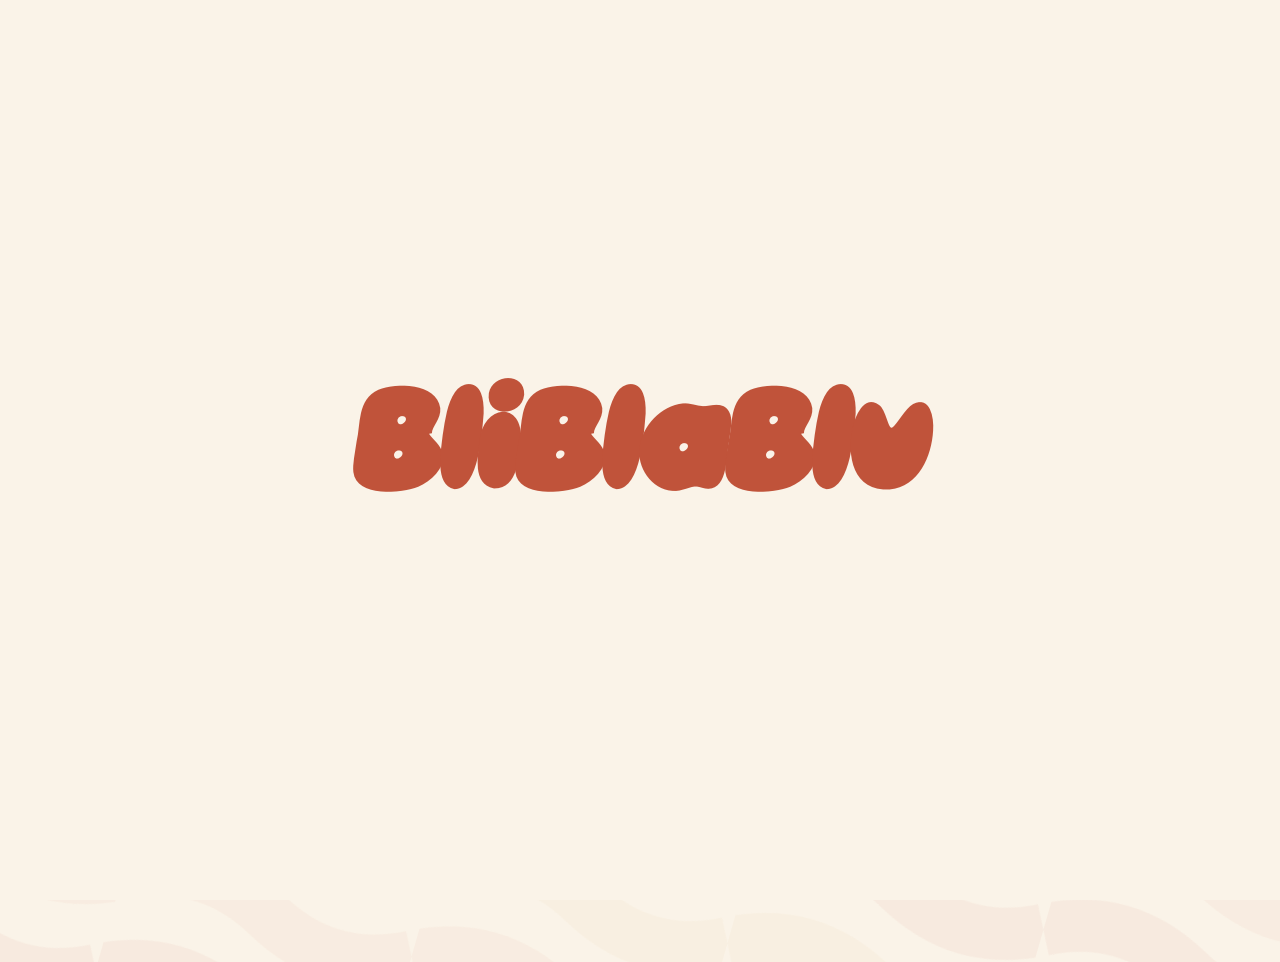
<file: index.html>
<!DOCTYPE html>
<html lang="en">
<head>
    <meta charset="UTF-8" />
    <meta name="viewport" content="width=device-width, initial-scale=1.0" />
    <title>BliBlaBlu</title>
    <link rel="stylesheet" href="style.css" />
</head>
<body>
    <div class="intro-overlay" id="intro-overlay">
        <div class="intro-brand" id="intro-brand" aria-hidden="true"></div>
    </div>

    <header class="site-header" id="site-header">
        <h1 class="brand" id="brand">BliBlaBlu</h1>
        <p class="tagline">A free, community art hub in Zurich hosting pop-ups, workshops and open studios. We connect local artists, spark collaboration and make creativity accessible to everyone.</p>
        <div class="socials">
            <a href="https://instagram.com" target="_blank" rel="noopener noreferrer">Instagram</a>
            <a href="https://telegram.org" target="_blank" rel="noopener noreferrer">Telegram</a>
            <a href="https://www.whatsapp.com" target="_blank" rel="noopener noreferrer">WhatsApp</a>
        </div>
    </header>

    <div class="page-content" id="page-content">
        <div id="today-highlight"></div>

        <section class="events-section">
            <h2 class="section-title">Upcoming Events</h2>
            <div id="events-list"></div>
            <div class="past-events-link">
                <a class="past-events-btn" href="past-events.html">Previous Events</a>
            </div>
        </section>

        <section class="suggest-section">
            <h2 class="section-title">Suggest an Event</h2>
            <p class="suggest-text">Have an event idea or know something cool happening? We'd love to hear from you!</p>
            <a class="suggest-btn" href="mailto:bliblablu.art@gmail.com?subject=Event%20Suggestion">Send us your idea</a>
        </section>

        <footer class="site-footer">
            <div>Made with love &bull; <a href="mailto:bliblablu.art@gmail.com">Contact us</a></div>
        </footer>
    </div>

    <script src="utils.js"></script>
    <script src="sheets-data.js"></script>
    <script src="events-ui.js"></script>
</body>
</html>
</file>
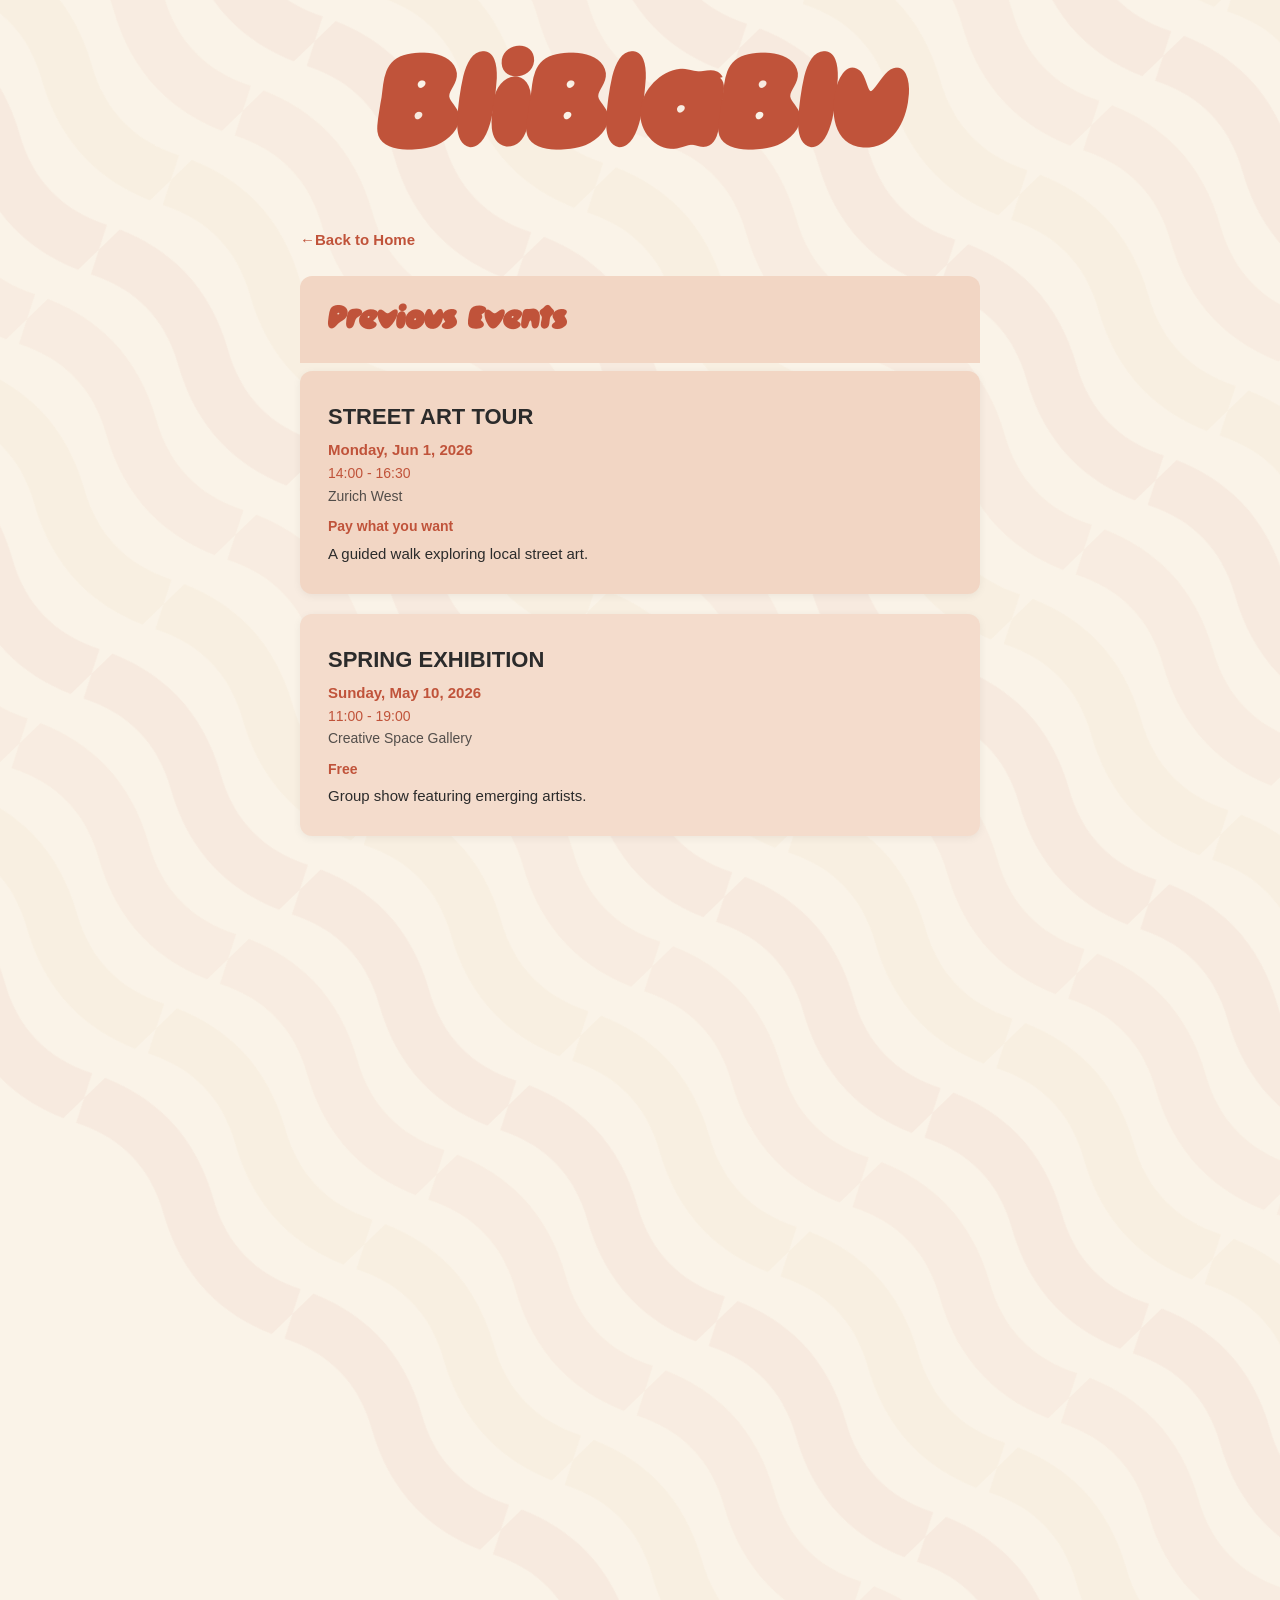
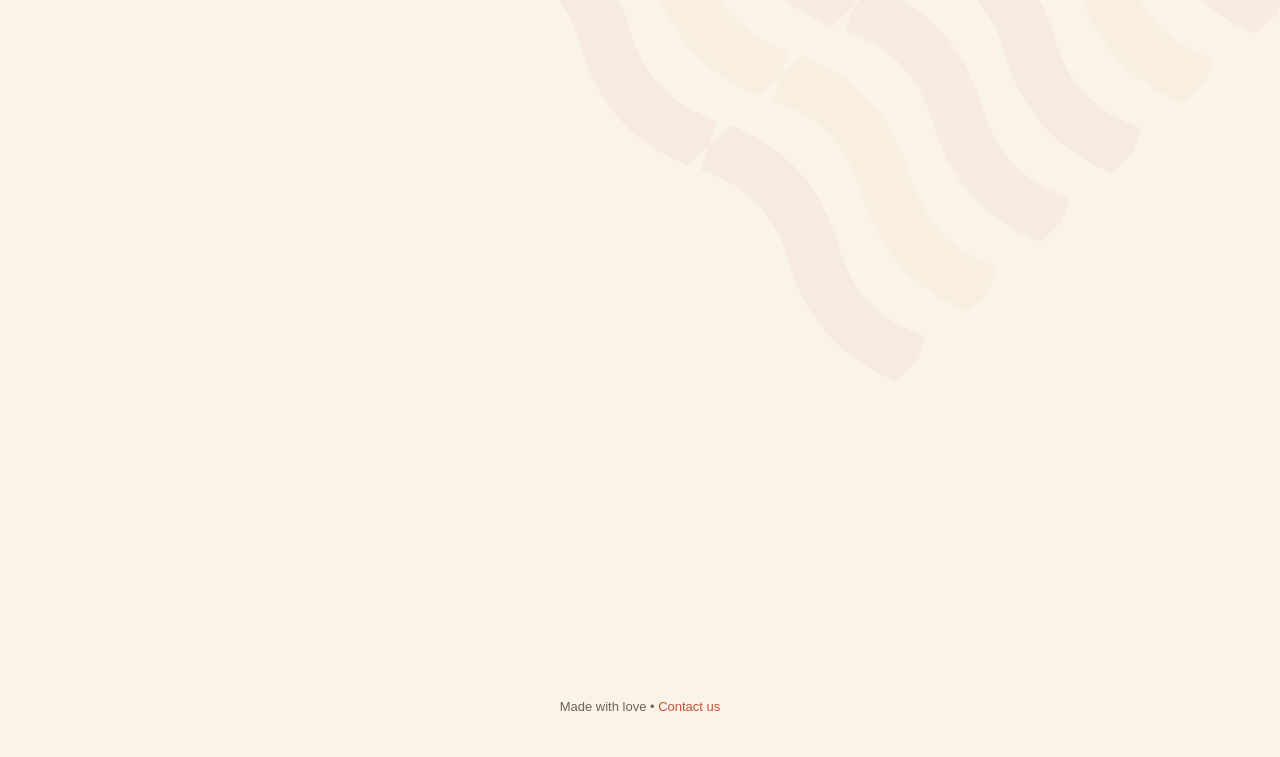
<file: past-events.html>
<!DOCTYPE html>
<html lang="en">
<head>
    <meta charset="UTF-8" />
    <meta name="viewport" content="width=device-width, initial-scale=1.0" />
    <title>Previous Events — BliBlaBlu</title>
    <link rel="stylesheet" href="style.css" />
</head>
<body>
    <header class="site-header" id="site-header">
        <h1 class="brand" id="brand"><a href="index.html" class="brand-link">BliBlaBlu</a></h1>
    </header>

    <div class="page-content visible" id="page-content">
        <section class="events-section">
            <div class="back-link">
                <a class="back-btn" href="index.html">Back to Home</a>
            </div>
            <h2 class="section-title">Previous Events</h2>
            <div id="past-events-list"></div>
        </section>

        <footer class="site-footer">
            <div>Made with love &bull; <a href="mailto:bliblablu.art@gmail.com">Contact us</a></div>
        </footer>
    </div>

    <script src="utils.js"></script>
    <script src="sheets-data.js"></script>
    <script src="events-ui.js"></script>
    <script src="past-events-ui.js"></script>
</body>
</html>
</file>
<file: style.css>
* {
    margin: 0;
    padding: 0;
    box-sizing: border-box;
}

@font-face {
    font-family: 'Mamoth';
    src: url('Fonts/Mamoth.otf') format('opentype');
    font-weight: normal;
    font-style: normal;
    font-display: swap;
}

:root {
    --bg: #FAF3E8;
    --card-bg: #FFFFFF;
    --accent: #C0533A;
    --accent-gold: #D4A843;
    --text: #2B2B2B;
    --muted: #6B6358;
    --radius: 12px;
    --max-w: 720px;
}

html, body {
    overflow-x: hidden;
    width: 100%;
}

body {
    font-family: Arial, sans-serif;
    background-color: var(--bg);
    color: var(--text);
    line-height: 1.6;
    position: relative;
}

body::before {
    content: '';
    position: fixed;
    inset: -50%;
    width: 200%;
    height: 200%;
    z-index: -1;
    pointer-events: none;
    background-image: url("data:image/svg+xml,%3Csvg xmlns='http://www.w3.org/2000/svg' width='300' height='300'%3E%3Cpath d='M0,50 Q75,10 150,50 Q225,90 300,50' stroke='rgba(192,83,58,0.05)' stroke-width='52' fill='none'/%3E%3Cpath d='M0,150 Q75,110 150,150 Q225,190 300,150' stroke='rgba(212,168,67,0.045)' stroke-width='52' fill='none'/%3E%3Cpath d='M0,250 Q75,210 150,250 Q225,290 300,250' stroke='rgba(192,83,58,0.04)' stroke-width='52' fill='none'/%3E%3C/svg%3E");
    background-size: 300px 300px;
    animation: waveDrift 55s linear infinite;
}

img {
    max-width: 100%;
    height: auto;
}

/* ---------- Intro Animation ---------- */
.intro-overlay {
    position: fixed;
    inset: 0;
    z-index: 1000;
    background-color: var(--bg);
    display: flex;
    align-items: center;
    justify-content: center;
    pointer-events: none;
}

.intro-brand {
    font-family: 'Mamoth', Arial, sans-serif;
    font-size: clamp(52px, 14vw, 140px);
    font-weight: 900;
    color: var(--accent);
    line-height: 1;
    display: flex;
    white-space: nowrap;
    will-change: transform;
}

.intro-brand .char-wrap {
    position: relative;
    display: inline-block;
}

.intro-brand .char {
    display: inline-block;
    opacity: 0;
    transform: scale(0) rotate(0deg);
}

@keyframes charPop {
    0%   { opacity: 0; transform: scale(0) rotate(-12deg); }
    50%  { opacity: 1; transform: scale(1.3) rotate(8deg); }
    70%  { transform: scale(0.9) rotate(-5deg); }
    85%  { transform: scale(1.08) rotate(3deg); }
    100% { opacity: 1; transform: scale(1) rotate(0deg); }
}

.intro-brand .char.popped {
    opacity: 1;
    transform: none;
    animation: charPop 450ms cubic-bezier(0.34, 1.56, 0.64, 1);
}

/* ---------- Pop burst lines ---------- */
.burst-line {
    position: absolute;
    width: 3px;
    border-radius: 2px;
    background: var(--accent);
    opacity: 0;
    pointer-events: none;
    left: 50%;
    top: 50%;
    height: 0;
}

@keyframes burstShoot {
    0%   { height: 0;   opacity: 0; }
    15%  { opacity: 1; }
    40%  { height: 16px; opacity: 0.9; }
    70%  { height: 12px; opacity: 0.5; }
    100% { height: 0;    opacity: 0; }
}

.burst-line.active {
    animation: burstShoot 380ms cubic-bezier(0.22, 1, 0.36, 1) forwards;
}

/* Page content fades in after intro */
.page-content {
    opacity: 0;
    transition: opacity 600ms ease;
}

.page-content.visible {
    opacity: 1;
}

/* ---------- Header ---------- */
.site-header {
    text-align: center;
    padding: 48px 20px 32px;
    max-width: var(--max-w);
    margin: 0 auto;
}

.brand {
    font-family: 'Mamoth', Arial, sans-serif;
    font-size: clamp(48px, 12vw, 128px);
    font-weight: 900;
    line-height: 1;
    margin: 0 auto 12px;
    color: var(--accent);
    text-align: center;
}

.tagline {
    font-size: 17px;
    line-height: 1.6;
    color: var(--muted);
    max-width: 540px;
    margin: 0 auto 20px;
    opacity: 0;
    transform: translateY(10px);
    transition: opacity 600ms ease, transform 600ms ease;
}

.tagline.is-visible {
    opacity: 1;
    transform: translateY(0);
}

.socials {
    display: flex;
    gap: 12px;
    justify-content: center;
    flex-wrap: wrap;
}

.socials a {
    color: var(--accent);
    text-decoration: none;
    font-size: 14px;
    font-weight: 600;
    padding: 8px 16px;
    border: 2px solid var(--accent);
    border-radius: 999px;
    opacity: 0;
    transform: translateY(6px);
    transition: opacity 420ms cubic-bezier(0.22, 1, 0.36, 1),
                transform 420ms cubic-bezier(0.22, 1, 0.36, 1),
                background-color 200ms, color 200ms;
}

.socials a.is-visible {
    opacity: 1;
    transform: translateY(0);
}

.socials a:hover {
    background-color: var(--accent);
    color: #fff;
}

/* ---------- Today / Next-Up Highlight ---------- */
/* Today / Next Up wrapper */
.today-card {
    max-width: var(--max-w);
    margin: 0 auto 32px;
    color: #fff;
}

@keyframes floatTilt {
    0%   { transform: translateY(0)    rotate(0deg); }
    25%  { transform: translateY(-6px) rotate(0.5deg); }
    50%  { transform: translateY(0)    rotate(0deg); }
    75%  { transform: translateY(-4px) rotate(-0.4deg); }
    100% { transform: translateY(0)    rotate(0deg); }
}

/* Title bar: rounded top, sharp bottom */
.today-card .today-label {
    font-family: 'Mamoth', Arial, sans-serif;
    font-size: 24px;
    padding: 18px 28px;
    border-radius: var(--radius) var(--radius) 0 0;
    background: var(--accent);
}

.today-card.next-up .today-label {
    background: #E87D6A;
}

/* Individual event cards: rounded, separated */
.today-event-card {
    background: var(--accent);
    border-radius: var(--radius);
    padding: 16px 28px;
    margin: 8px 0 0;
}

.today-event-card.float-card {
    animation: floatTilt 6s ease-in-out infinite;
}

.today-card.next-up .today-event-card {
    background: #E87D6A;
}

.today-event-row {
    display: flex;
    align-items: center;
    justify-content: space-between;
    gap: 12px;
}

.today-event-info {
    flex: 1;
    min-width: 0;
}

.today-event-title {
    font-size: 22px;
    font-weight: 800;
    text-transform: uppercase;
}

.today-event-time {
    font-size: 16px;
    font-weight: 700;
}

.today-event-detail {
    font-size: 14px;
    font-weight: 400;
    opacity: 0.9;
}

.today-event-price {
    font-weight: 600;
    margin-top: 4px;
}

.today-event-desc {
    margin-top: 4px;
    line-height: 1.5;
}

.today-action {
    display: flex;
    align-items: center;
    justify-content: center;
    font-size: 22px;
    text-decoration: none;
    width: 42px;
    height: 42px;
    padding: 0;
    line-height: 1;
    white-space: nowrap;
    flex-shrink: 0;
    background: #fff;
    border-radius: 50%;
    transition: transform 200ms;
}

.today-action:hover {
    transform: scale(1.2);
}

/* ---------- Events Section ---------- */
.events-section {
    max-width: var(--max-w);
    margin: 0 auto;
    padding: 0 20px 60px;
}

.events-section .section-title {
    font-family: 'Mamoth', Arial, sans-serif;
    font-size: 32px;
    color: var(--accent);
    background: #f2d6c4;
    padding: 18px 28px;
    border-radius: var(--radius) var(--radius) 0 0;
    margin-bottom: 8px;
}

/* ---------- Event Card ---------- */
.event-card {
    background: var(--card-bg);
    border-radius: var(--radius);
    padding: 28px;
    margin-bottom: 20px;
    box-shadow: 0 2px 8px rgba(0,0,0,0.06);
    opacity: 0;
    transform: translateY(24px);
    transition: opacity 500ms cubic-bezier(0.22, 1, 0.36, 1),
                transform 500ms cubic-bezier(0.22, 1, 0.36, 1);
}

.event-card.visible {
    opacity: 1;
    transform: translateY(0);
}

.event-card .event-name {
    font-size: 22px;
    font-weight: 800;
    margin-bottom: 4px;
    color: var(--text);
    text-transform: uppercase;
}

.event-card .event-details {
    margin-bottom: 8px;
}

.event-card .event-date {
    font-size: 15px;
    color: var(--accent);
    font-weight: 600;
}

.event-card .event-time {
    font-size: 14px;
    color: var(--accent);
    font-weight: 500;
}

.event-card .event-location {
    font-size: 14px;
    color: var(--text);
    font-weight: 500;
    opacity: 0.8;
}

.event-card .event-price {
    font-size: 14px;
    font-weight: 600;
    color: var(--accent);
    margin-bottom: 4px;
}

.event-card .event-description {
    font-size: 15px;
    line-height: 1.6;
    color: var(--text);
    overflow-wrap: anywhere;
    word-break: break-word;
}

.event-card-body {
    display: flex;
    align-items: flex-end;
    gap: 12px;
    margin-top: 8px;
}

.event-card-content {
    flex: 1;
    min-width: 0;
}

.event-card .cal-link {
    display: inline-block;
    font-size: 22px;
    text-decoration: none;
    padding: 4px;
    white-space: nowrap;
    flex-shrink: 0;
    align-self: flex-end;
    transition: transform 200ms;
}

.event-card .cal-link:hover {
    transform: scale(1.2);
}

/* ---------- Event Images ---------- */
.event-images {
    display: flex;
    gap: 10px;
    margin-top: 8px;
    overflow-x: auto;
}

.event-images img {
    height: 160px;
    width: auto;
    border-radius: 8px;
    object-fit: cover;
    flex-shrink: 0;
}

/* ---------- Empty state ---------- */
.empty-state {
    text-align: center;
    color: var(--muted);
    font-size: 16px;
    padding: 40px 0;
}

/* ---------- Suggest an Event ---------- */
.suggest-section {
    max-width: var(--max-w);
    margin: 0 auto;
    padding: 0 20px 48px;
    text-align: center;
}

.suggest-text {
    font-size: 16px;
    color: var(--muted);
    margin-bottom: 16px;
}

.suggest-btn {
    display: inline-block;
    font-size: 15px;
    font-weight: 700;
    color: #fff;
    background: var(--accent);
    text-decoration: none;
    padding: 12px 28px;
    border-radius: 999px;
    transition: background-color 200ms;
}

/* ---------- Previous Events Button ---------- */
.past-events-link {
    text-align: center;
    margin-top: 24px;
}

.past-events-btn {
    display: inline-block;
    font-size: 15px;
    font-weight: 700;
    color: var(--accent);
    background: #fff;
    text-decoration: none;
    padding: 12px 28px;
    border-radius: 999px;
    border: 2px solid var(--accent);
    transition: background-color 200ms, color 200ms;
}

.past-events-btn:hover {
    background: var(--accent);
    color: #fff;
}

/* ---------- Back Button ---------- */
.back-link {
    margin-bottom: 16px;
}

.back-btn {
    display: inline-block;
    font-size: 15px;
    font-weight: 700;
    color: var(--accent);
    text-decoration: none;
    padding: 8px 0;
    transition: opacity 200ms;
}

.back-btn::before {
    content: '\2190 ';
}

.back-btn:hover {
    opacity: 0.7;
}

/* ---------- Brand Link ---------- */
.brand-link {
    color: inherit;
    text-decoration: none;
}

.suggest-btn:hover {
    background-color: #a8432e;
}

/* ---------- Footer ---------- */
.site-footer {
    text-align: center;
    font-size: 13px;
    color: var(--muted);
    padding: 24px 16px 40px;
}

.site-footer a {
    color: var(--accent);
    text-decoration: none;
}

.site-footer a:hover {
    text-decoration: underline;
}

/* ---------- Responsive (640px) ---------- */
@media (max-width: 640px) {
    .site-header {
        padding: 40px 16px 24px;
    }

    .brand {
        font-size: clamp(40px, 14vw, 80px);
    }

    .tagline {
        font-size: 15px;
    }

    .today-card {
        margin-left: 16px;
        margin-right: 16px;
    }

    .today-card .today-label {
        padding: 14px 20px;
    }

    .today-event-card {
        padding: 14px 20px;
    }

    .events-section {
        padding: 0 16px 40px;
    }

    .event-card {
        padding: 20px;
    }

    .event-images img {
        height: 120px;
    }
}

/* ---------- Reduced motion ---------- */
@media (prefers-reduced-motion: reduce) {
    .socials a {
        transition: none !important;
        opacity: 1 !important;
        transform: none !important;
    }

    .tagline {
        transition: none !important;
        opacity: 1 !important;
        transform: none !important;
    }

    .event-card {
        transition: none !important;
        opacity: 1 !important;
        transform: none !important;
    }

    .today-event-card.float-card {
        animation: none !important;
    }

    .intro-overlay {
        display: none !important;
    }

    .page-content {
        opacity: 1 !important;
    }

    body::before {
        animation: none !important;
    }
}
</file>
